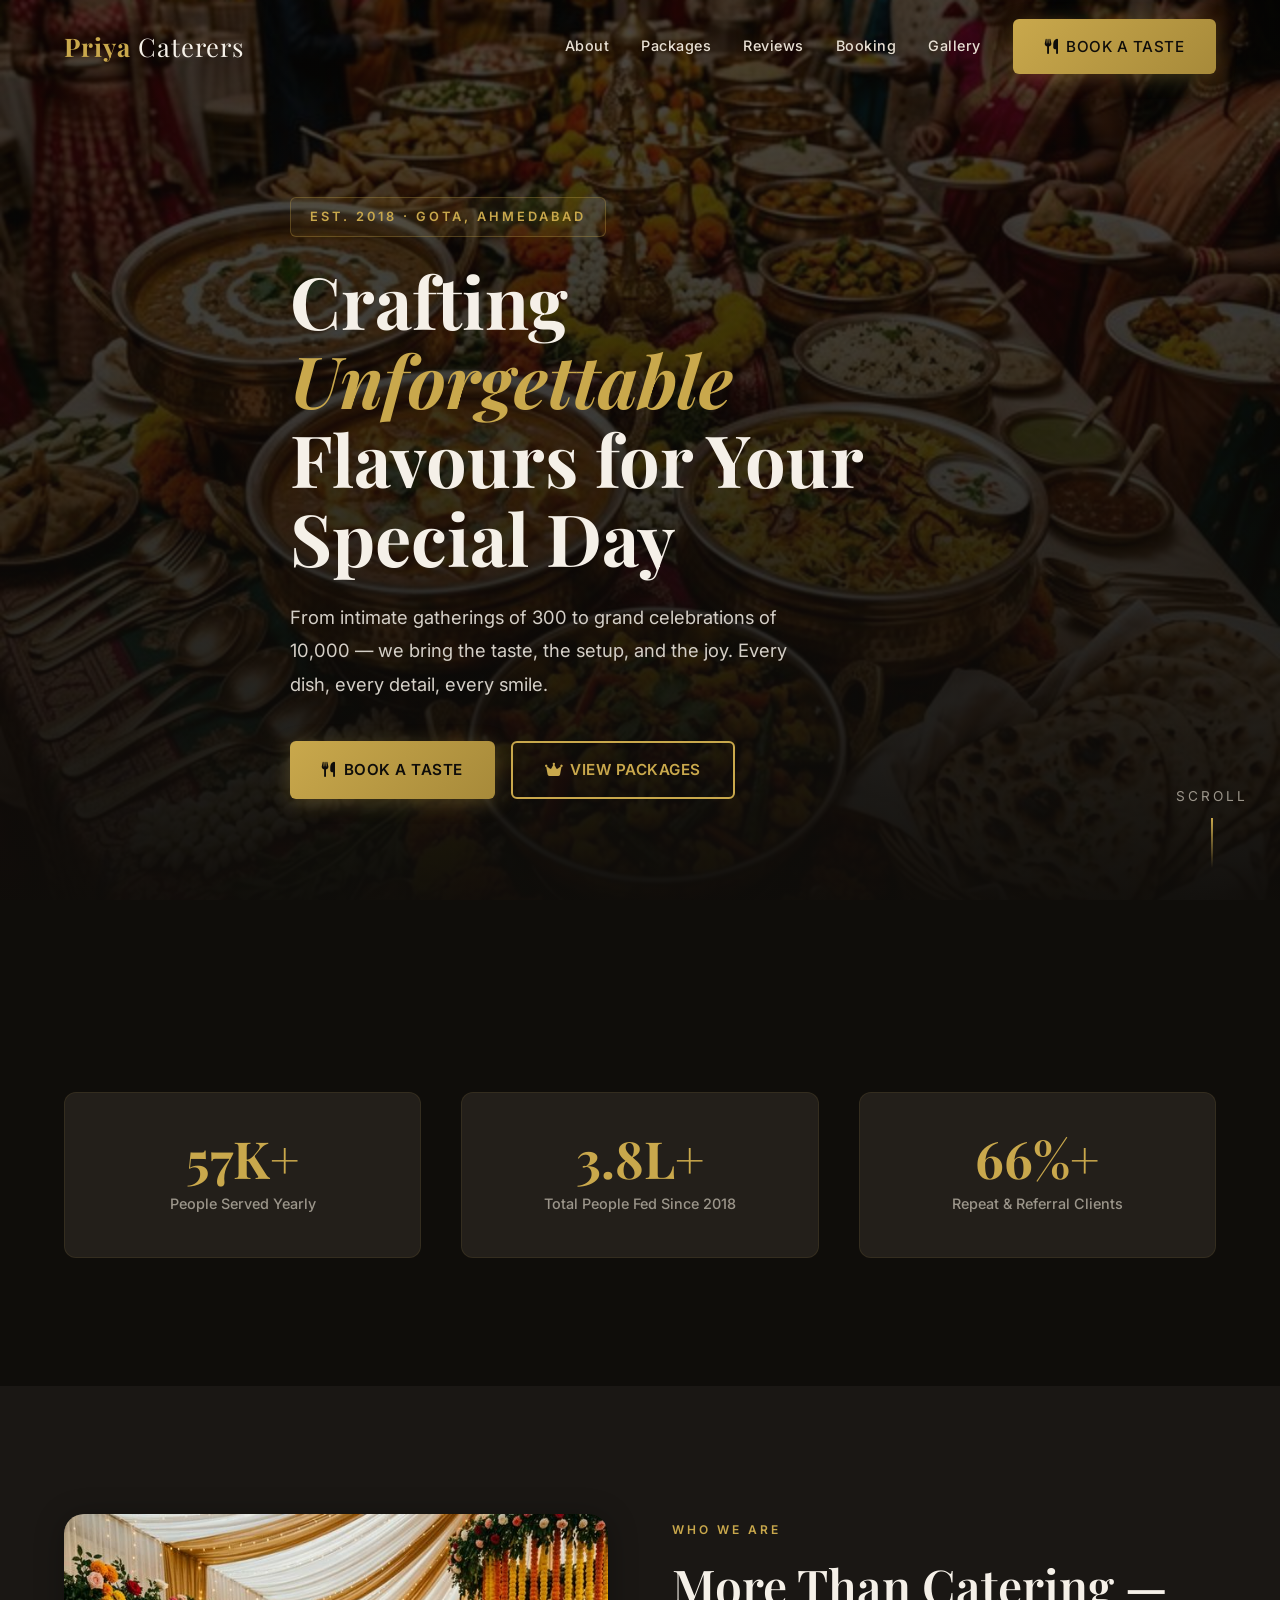
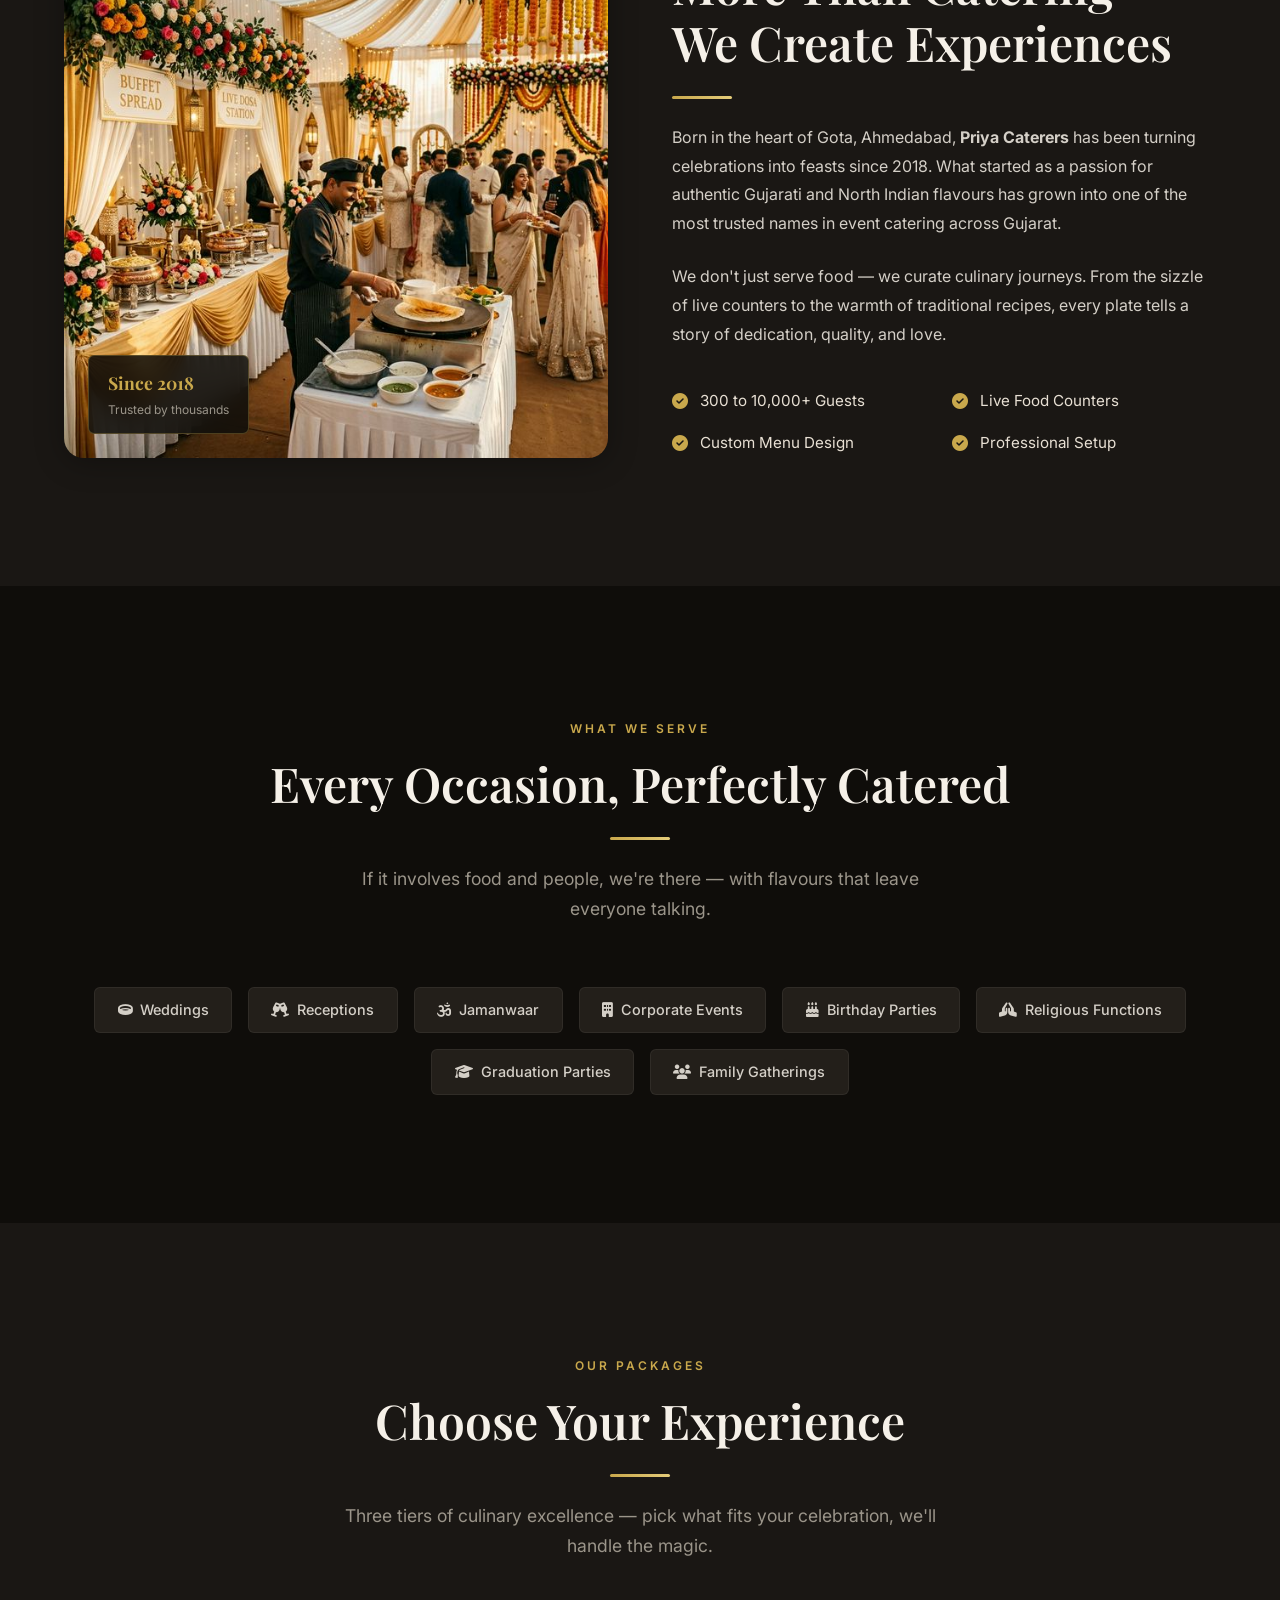
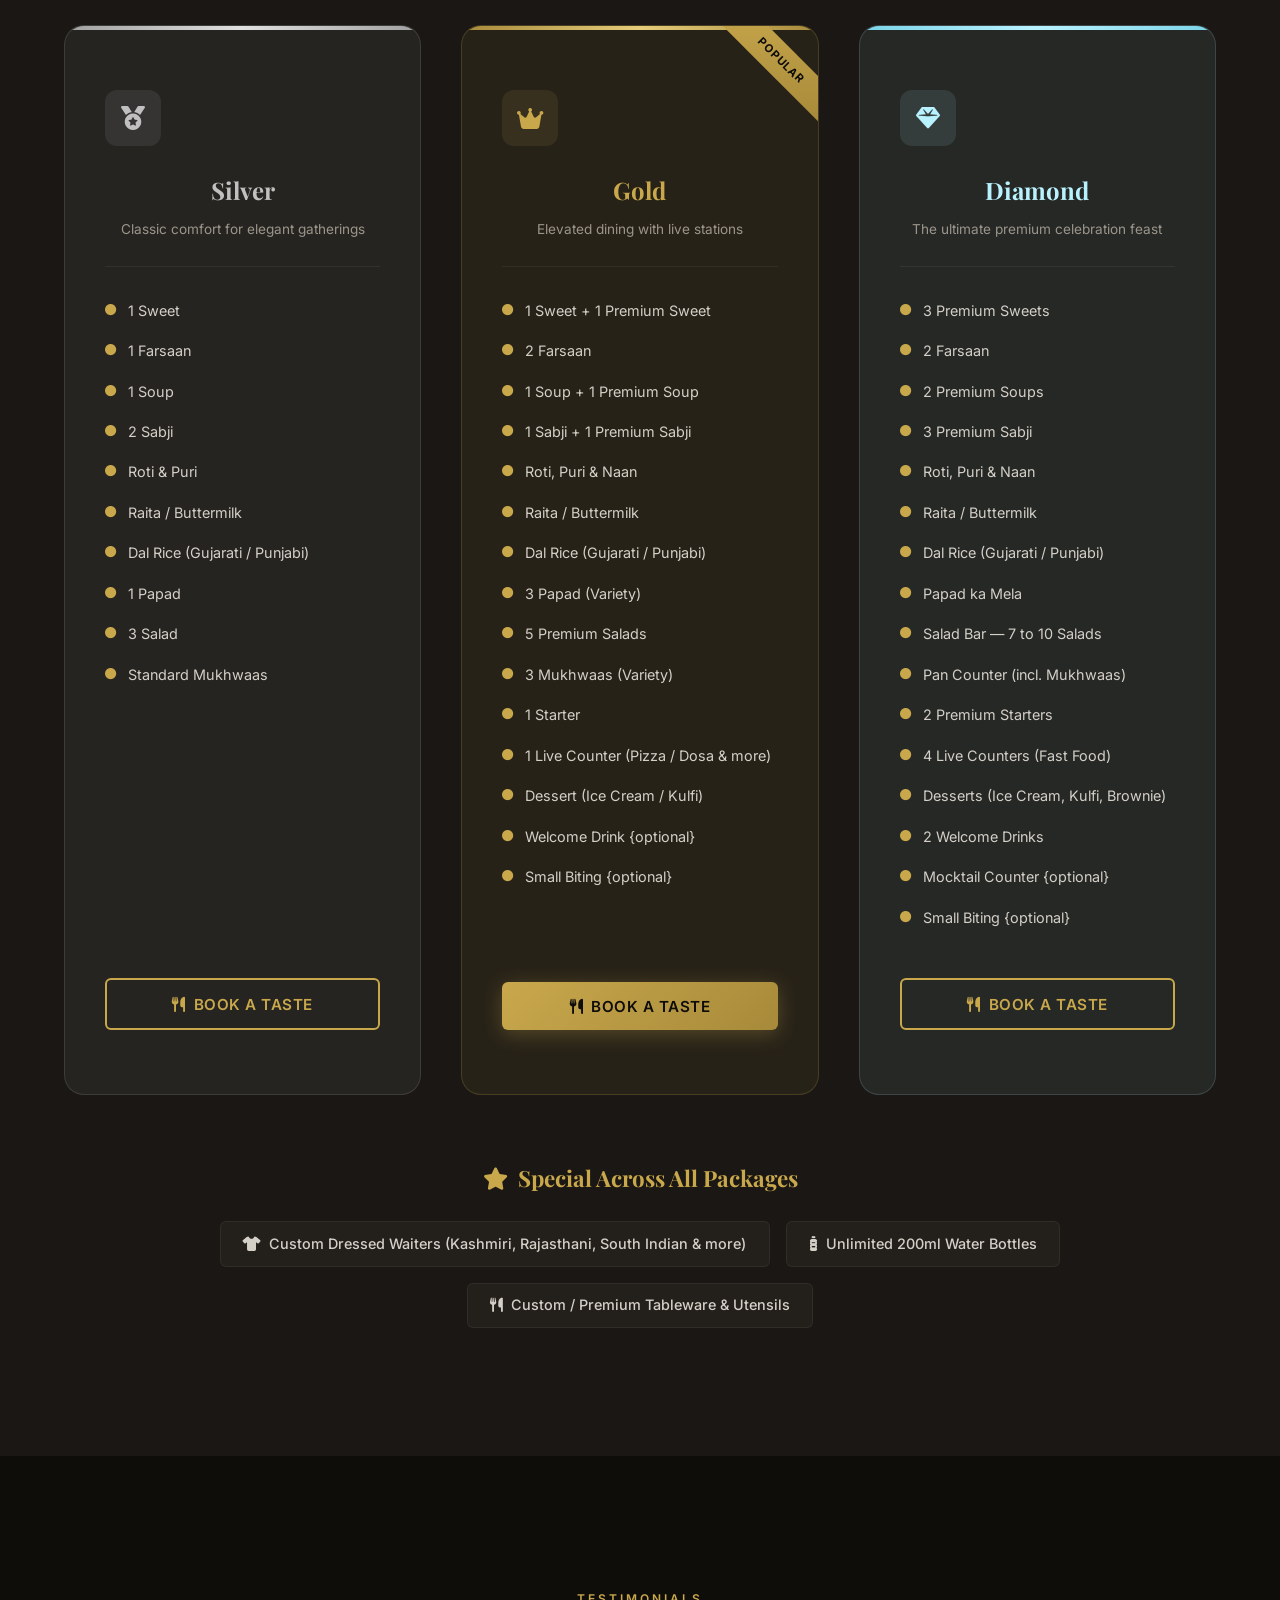
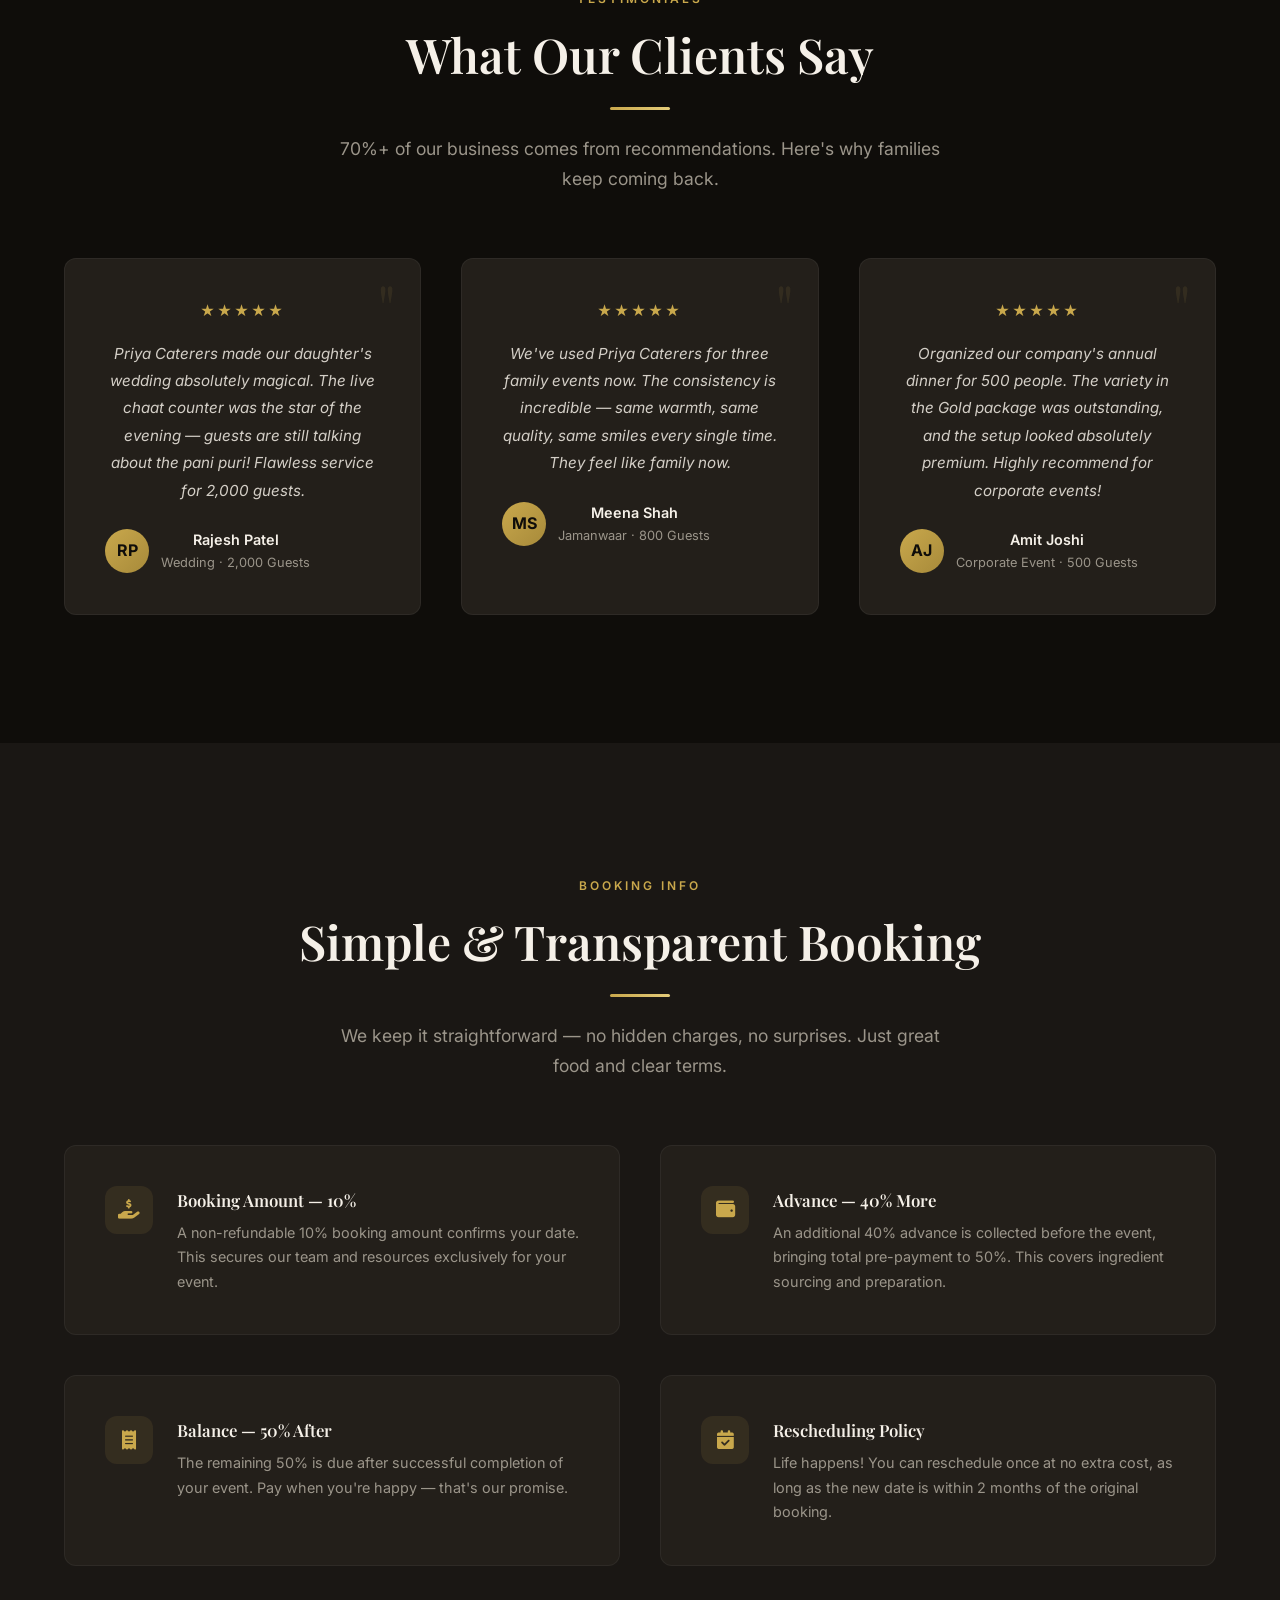
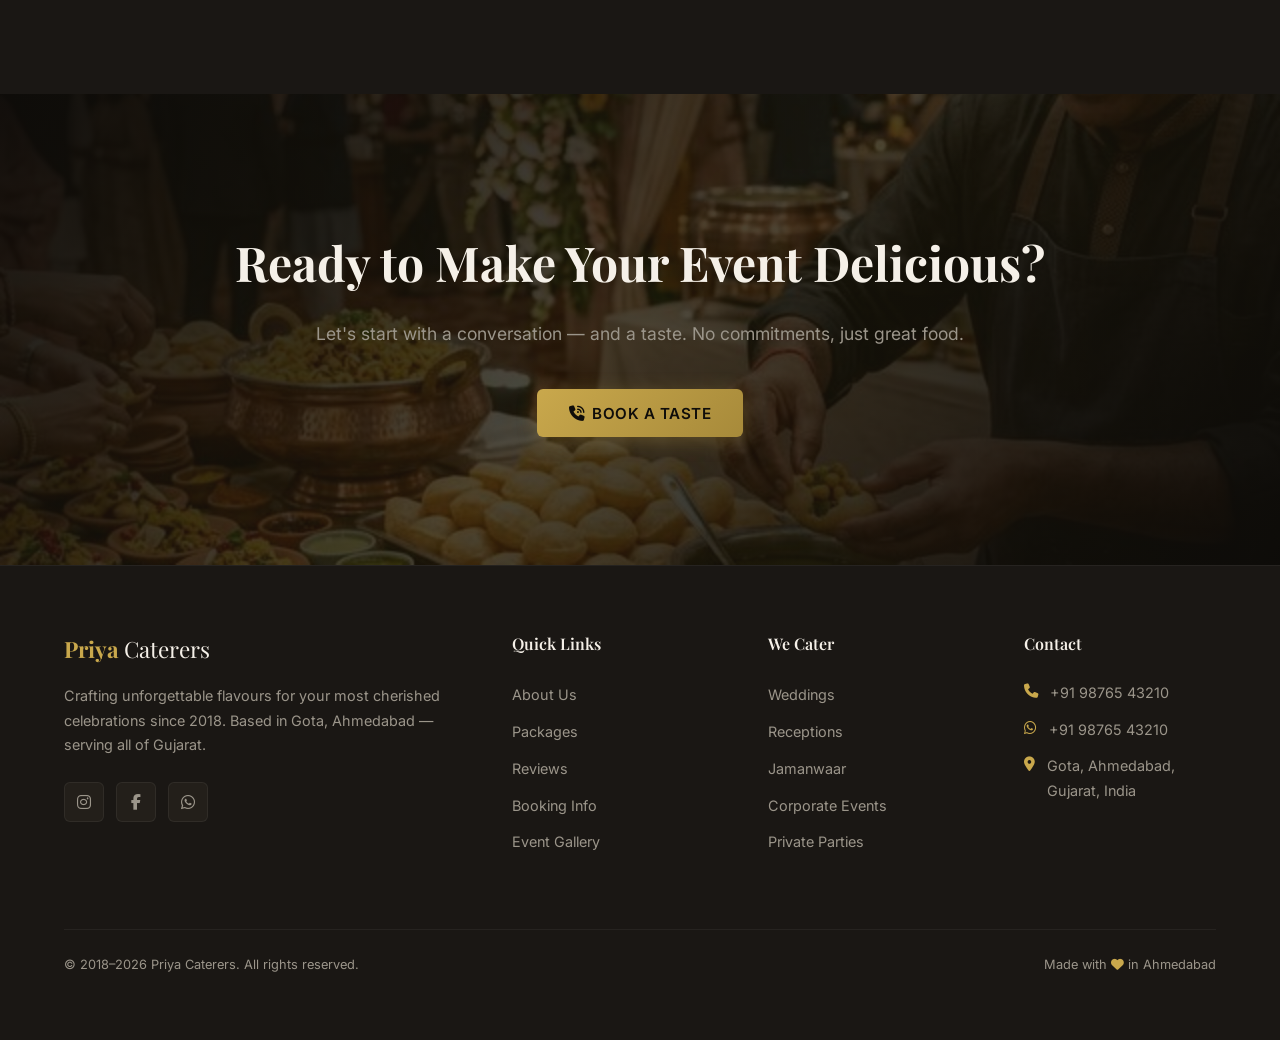
<file: index.html>
<!DOCTYPE html>
<html lang="en">

<head>
  <meta charset="UTF-8" />
  <meta name="viewport" content="width=device-width, initial-scale=1.0" />
  <title>Priya Caterers — Premium Catering in Ahmedabad | Weddings, Events & More</title>
  <meta name="description"
    content="Priya Caterers delivers premium catering for weddings, receptions, jamanwaar & events in Ahmedabad. Serving 300 to 10,000 guests since 2018. Book a taste today!" />

  <!-- Fonts & Icons -->
  <link rel="stylesheet" href="css/style.css" />
  <link rel="stylesheet" href="https://cdnjs.cloudflare.com/ajax/libs/font-awesome/6.5.1/css/all.min.css" />

  <!-- Favicon (text-based for now) -->
  <link rel="icon"
    href="data:image/svg+xml,<svg xmlns='http://www.w3.org/2000/svg' viewBox='0 0 100 100'><text y='.9em' font-size='90'>🍽️</text></svg>" />
</head>

<body>

  <!-- ========== NAVIGATION ========== -->
  <nav class="navbar" id="navbar">
    <div class="container">
      <a href="#" class="navbar__logo">Priya <span>Caterers</span></a>
      <div class="navbar__links" id="nav-links">
        <a href="#about">About</a>
        <a href="#packages">Packages</a>
        <a href="#reviews">Reviews</a>
        <a href="#terms">Booking</a>
        <a href="gallery.html">Gallery</a>
        <a href="#" class="btn btn--primary btn--small book-taste-btn" id="nav-cta">
          <i class="fas fa-utensils"></i> Book a Taste
        </a>
      </div>
      <button class="navbar__hamburger" id="hamburger" aria-label="Toggle menu">
        <span></span>
        <span></span>
        <span></span>
      </button>
    </div>
  </nav>

  <!-- ========== HERO ========== -->
  <section class="hero" id="hero">
    <div class="hero__bg">
      <img src="images/hero-food.png" alt="Luxurious Indian catering spread by Priya Caterers" />
    </div>
    <div class="container">
      <div class="hero__content">
        <span class="hero__badge">Est. 2018 · Gota, Ahmedabad</span>
        <h1 class="hero__title">Crafting <em>Unforgettable</em> Flavours for Your Special Day</h1>
        <p class="hero__desc">From intimate gatherings of 300 to grand celebrations of 10,000 — we bring the taste, the
          setup, and the joy. Every dish, every detail, every smile.</p>
        <div class="hero__actions">
          <button class="btn btn--primary book-taste-btn" id="hero-cta">
            <i class="fas fa-utensils"></i> Book a Taste
          </button>
          <a href="#packages" class="btn btn--outline">
            <i class="fas fa-crown"></i> View Packages
          </a>
        </div>
      </div>
    </div>
    <div class="hero__scroll">
      <span>Scroll</span>
      <div class="hero__scroll-line"></div>
    </div>
  </section>

  <!-- ========== STATS ========== -->
  <section class="section">
    <div class="container">
      <div class="stats">
        <div class="stat fade-up">
          <div class="stat__number" data-count="60000">0</div>
          <div class="stat__label">People Served Yearly</div>
        </div>
        <div class="stat fade-up fade-up-delay-1">
          <div class="stat__number" data-count="400000">0</div>
          <div class="stat__label">Total People Fed Since 2018</div>
        </div>
        <div class="stat fade-up fade-up-delay-2">
          <div class="stat__number" data-count="70">0</div>
          <div class="stat__label">Repeat & Referral Clients</div>
        </div>
      </div>
    </div>
  </section>

  <!-- ========== ABOUT ========== -->
  <section class="section section--alt" id="about">
    <div class="container">
      <div class="about__grid">
        <div class="about__image fade-up">
          <img src="images/event-setup.png" alt="Priya Caterers — Elegant event setup with live dosa station" />
          <div class="about__image-badge">
            <span>Since 2018</span>
            <small>Trusted by thousands</small>
          </div>
        </div>
        <div class="about__text fade-up fade-up-delay-1">
          <span class="section-label">Who We Are</span>
          <h2 class="section-title">More Than Catering — We Create Experiences</h2>
          <hr class="gold-line" />
          <p>Born in the heart of Gota, Ahmedabad, <strong>Priya Caterers</strong> has been turning celebrations into
            feasts since 2018. What started as a passion for authentic Gujarati and North Indian flavours has grown into
            one of the most trusted names in event catering across Gujarat.</p>
          <p>We don't just serve food — we curate culinary journeys. From the sizzle of live counters to the warmth of
            traditional recipes, every plate tells a story of dedication, quality, and love.</p>
          <div class="about__highlights">
            <div class="about__highlight">
              <i class="fas fa-check-circle"></i>
              <span>300 to 10,000+ Guests</span>
            </div>
            <div class="about__highlight">
              <i class="fas fa-check-circle"></i>
              <span>Live Food Counters</span>
            </div>
            <div class="about__highlight">
              <i class="fas fa-check-circle"></i>
              <span>Custom Menu Design</span>
            </div>
            <div class="about__highlight">
              <i class="fas fa-check-circle"></i>
              <span>Professional Setup</span>
            </div>
          </div>
        </div>
      </div>
    </div>
  </section>

  <!-- ========== EVENTS WE SERVE ========== -->
  <section class="section text-center">
    <div class="container">
      <span class="section-label fade-up">What We Serve</span>
      <h2 class="section-title fade-up">Every Occasion, Perfectly Catered</h2>
      <hr class="gold-line fade-up" />
      <p class="section-subtitle fade-up">If it involves food and people, we're there — with flavours that leave
        everyone talking.</p>
      <div class="events-strip fade-up">
        <span class="events-strip__tag"><i class="fas fa-ring"></i> &nbsp;Weddings</span>
        <span class="events-strip__tag"><i class="fas fa-champagne-glasses"></i> &nbsp;Receptions</span>
        <span class="events-strip__tag"><i class="fas fa-om"></i> &nbsp;Jamanwaar</span>
        <span class="events-strip__tag"><i class="fas fa-building"></i> &nbsp;Corporate Events</span>
        <span class="events-strip__tag"><i class="fas fa-cake-candles"></i> &nbsp;Birthday Parties</span>
        <span class="events-strip__tag"><i class="fas fa-hands-praying"></i> &nbsp;Religious Functions</span>
        <span class="events-strip__tag"><i class="fas fa-graduation-cap"></i> &nbsp;Graduation Parties</span>
        <span class="events-strip__tag"><i class="fas fa-users"></i> &nbsp;Family Gatherings</span>
      </div>
    </div>
  </section>

  <!-- ========== PACKAGES ========== -->
  <section class="section section--alt" id="packages">
    <div class="container text-center">
      <span class="section-label fade-up">Our Packages</span>
      <h2 class="section-title fade-up">Choose Your Experience</h2>
      <hr class="gold-line fade-up" />
      <p class="section-subtitle fade-up">Three tiers of culinary excellence — pick what fits your celebration, we'll
        handle the magic.</p>

      <div class="packages__grid">

        <!-- Silver -->
        <div class="package-card package-card--silver fade-up">
          <div class="package-card__icon">
            <i class="fas fa-medal"></i>
          </div>
          <div class="package-card__tier">Silver</div>
          <div class="package-card__tagline">Classic comfort for elegant gatherings</div>
          <ul class="package-card__items">
            <li><i class="fas fa-circle"></i> 1 Sweet</li>
            <li><i class="fas fa-circle"></i> 1 Farsaan</li>
            <li><i class="fas fa-circle"></i> 1 Soup</li>
            <li><i class="fas fa-circle"></i> 2 Sabji</li>
            <li><i class="fas fa-circle"></i> Roti & Puri</li>
            <li><i class="fas fa-circle"></i> Raita / Buttermilk</li>
            <li><i class="fas fa-circle"></i> Dal Rice (Gujarati / Punjabi)</li>
            <li><i class="fas fa-circle"></i> 1 Papad</li>
            <li><i class="fas fa-circle"></i> 3 Salad</li>
            <li><i class="fas fa-circle"></i> Standard Mukhwaas</li>
          </ul>
          <button class="btn btn--outline book-taste-btn">
            <i class="fas fa-utensils"></i> Book a Taste
          </button>
        </div>

        <!-- Gold -->
        <div class="package-card package-card--gold fade-up fade-up-delay-1">
          <div class="package-card__popular">Popular</div>
          <div class="package-card__icon">
            <i class="fas fa-crown"></i>
          </div>
          <div class="package-card__tier">Gold</div>
          <div class="package-card__tagline">Elevated dining with live stations</div>
          <ul class="package-card__items">
            <li><i class="fas fa-circle"></i> 1 Sweet + 1 Premium Sweet</li>
            <li><i class="fas fa-circle"></i> 2 Farsaan</li>
            <li><i class="fas fa-circle"></i> 1 Soup + 1 Premium Soup</li>
            <li><i class="fas fa-circle"></i> 1 Sabji + 1 Premium Sabji</li>
            <li><i class="fas fa-circle"></i> Roti, Puri & Naan</li>
            <li><i class="fas fa-circle"></i> Raita / Buttermilk</li>
            <li><i class="fas fa-circle"></i> Dal Rice (Gujarati / Punjabi)</li>
            <li><i class="fas fa-circle"></i> 3 Papad (Variety)</li>
            <li><i class="fas fa-circle"></i> 5 Premium Salads</li>
            <li><i class="fas fa-circle"></i> 3 Mukhwaas (Variety)</li>
            <li><i class="fas fa-circle"></i> 1 Starter</li>
            <li><i class="fas fa-circle"></i> 1 Live Counter (Pizza / Dosa & more)</li>
            <li><i class="fas fa-circle"></i> Dessert (Ice Cream / Kulfi)</li>
            <li><i class="fas fa-circle"></i> Welcome Drink {optional}</li>
            <li><i class="fas fa-circle"></i> Small Biting {optional}</li>
          </ul>
          <button class="btn btn--primary book-taste-btn">
            <i class="fas fa-utensils"></i> Book a Taste
          </button>
        </div>

        <!-- Diamond -->
        <div class="package-card package-card--diamond fade-up fade-up-delay-2">
          <div class="package-card__icon">
            <i class="fas fa-gem"></i>
          </div>
          <div class="package-card__tier">Diamond</div>
          <div class="package-card__tagline">The ultimate premium celebration feast</div>
          <ul class="package-card__items">
            <li><i class="fas fa-circle"></i> 3 Premium Sweets</li>
            <li><i class="fas fa-circle"></i> 2 Farsaan</li>
            <li><i class="fas fa-circle"></i> 2 Premium Soups</li>
            <li><i class="fas fa-circle"></i> 3 Premium Sabji</li>
            <li><i class="fas fa-circle"></i> Roti, Puri & Naan</li>
            <li><i class="fas fa-circle"></i> Raita / Buttermilk</li>
            <li><i class="fas fa-circle"></i> Dal Rice (Gujarati / Punjabi)</li>
            <li><i class="fas fa-circle"></i> Papad ka Mela</li>
            <li><i class="fas fa-circle"></i> Salad Bar — 7 to 10 Salads</li>
            <li><i class="fas fa-circle"></i> Pan Counter (incl. Mukhwaas)</li>
            <li><i class="fas fa-circle"></i> 2 Premium Starters</li>
            <li><i class="fas fa-circle"></i> 4 Live Counters (Fast Food)</li>
            <li><i class="fas fa-circle"></i> Desserts (Ice Cream, Kulfi, Brownie)</li>
            <li><i class="fas fa-circle"></i> 2 Welcome Drinks</li>
            <li><i class="fas fa-circle"></i> Mocktail Counter {optional}</li>
            <li><i class="fas fa-circle"></i> Small Biting {optional}</li>
          </ul>
          <button class="btn btn--outline book-taste-btn">
            <i class="fas fa-utensils"></i> Book a Taste
          </button>
        </div>

      </div>

      <!-- Specials Across All Packages -->
      <div class="packages-specials fade-up" style="margin-top: var(--space-xl); text-align: center;">
        <h3
          style="font-family: var(--font-display); font-size: 1.4rem; color: var(--color-gold); margin-bottom: var(--space-md);">
          <i class="fas fa-star"></i> &nbsp;Special Across All Packages
        </h3>
        <div class="specials-strip">
          <span class="events-strip__tag"><i class="fas fa-shirt"></i> &nbsp;Custom Dressed Waiters (Kashmiri,
            Rajasthani, South Indian & more)</span>
          <span class="events-strip__tag"><i class="fas fa-bottle-water"></i> &nbsp;Unlimited 200ml Water Bottles</span>
          <span class="events-strip__tag"><i class="fas fa-utensils"></i> &nbsp;Custom / Premium Tableware &
            Utensils</span>
        </div>
      </div>
    </div>
  </section>

  <!-- ========== REVIEWS ========== -->
  <section class="section" id="reviews">
    <div class="container text-center">
      <span class="section-label fade-up">Testimonials</span>
      <h2 class="section-title fade-up">What Our Clients Say</h2>
      <hr class="gold-line fade-up" />
      <p class="section-subtitle fade-up">70%+ of our business comes from recommendations. Here's why families keep
        coming back.</p>

      <div class="reviews__grid">
        <div class="review-card fade-up">
          <div class="review-card__quote">"</div>
          <div class="review-card__stars">★★★★★</div>
          <p class="review-card__text">Priya Caterers made our daughter's wedding absolutely magical. The live chaat
            counter was the star of the evening — guests are still talking about the pani puri! Flawless service for
            2,000 guests.</p>
          <div class="review-card__author">
            <div class="review-card__avatar">RP</div>
            <div>
              <div class="review-card__name">Rajesh Patel</div>
              <div class="review-card__event">Wedding · 2,000 Guests</div>
            </div>
          </div>
        </div>

        <div class="review-card fade-up fade-up-delay-1">
          <div class="review-card__quote">"</div>
          <div class="review-card__stars">★★★★★</div>
          <p class="review-card__text">We've used Priya Caterers for three family events now. The consistency is
            incredible — same warmth, same quality, same smiles every single time. They feel like family now.</p>
          <div class="review-card__author">
            <div class="review-card__avatar">MS</div>
            <div>
              <div class="review-card__name">Meena Shah</div>
              <div class="review-card__event">Jamanwaar · 800 Guests</div>
            </div>
          </div>
        </div>

        <div class="review-card fade-up fade-up-delay-2">
          <div class="review-card__quote">"</div>
          <div class="review-card__stars">★★★★★</div>
          <p class="review-card__text">Organized our company's annual dinner for 500 people. The variety in the Gold
            package was outstanding, and the setup looked absolutely premium. Highly recommend for corporate events!</p>
          <div class="review-card__author">
            <div class="review-card__avatar">AJ</div>
            <div>
              <div class="review-card__name">Amit Joshi</div>
              <div class="review-card__event">Corporate Event · 500 Guests</div>
            </div>
          </div>
        </div>
      </div>
    </div>
  </section>

  <!-- ========== BOOKING TERMS ========== -->
  <section class="section section--alt" id="terms">
    <div class="container">
      <div class="text-center">
        <span class="section-label fade-up">Booking Info</span>
        <h2 class="section-title fade-up">Simple & Transparent Booking</h2>
        <hr class="gold-line fade-up" />
        <p class="section-subtitle fade-up">We keep it straightforward — no hidden charges, no surprises. Just great
          food and clear terms.</p>
      </div>

      <div class="terms__grid">
        <div class="term-card fade-up">
          <div class="term-card__icon"><i class="fas fa-hand-holding-dollar"></i></div>
          <div>
            <div class="term-card__title">Booking Amount — 10%</div>
            <div class="term-card__desc">A non-refundable 10% booking amount confirms your date. This secures our team
              and resources exclusively for your event.</div>
          </div>
        </div>

        <div class="term-card fade-up fade-up-delay-1">
          <div class="term-card__icon"><i class="fas fa-wallet"></i></div>
          <div>
            <div class="term-card__title">Advance — 40% More</div>
            <div class="term-card__desc">An additional 40% advance is collected before the event, bringing total
              pre-payment to 50%. This covers ingredient sourcing and preparation.</div>
          </div>
        </div>

        <div class="term-card fade-up fade-up-delay-2">
          <div class="term-card__icon"><i class="fas fa-receipt"></i></div>
          <div>
            <div class="term-card__title">Balance — 50% After</div>
            <div class="term-card__desc">The remaining 50% is due after successful completion of your event. Pay when
              you're happy — that's our promise.</div>
          </div>
        </div>

        <div class="term-card fade-up fade-up-delay-3">
          <div class="term-card__icon"><i class="fas fa-calendar-check"></i></div>
          <div>
            <div class="term-card__title">Rescheduling Policy</div>
            <div class="term-card__desc">Life happens! You can reschedule once at no extra cost, as long as the new date
              is within 2 months of the original booking.</div>
          </div>
        </div>
      </div>
    </div>
  </section>

  <!-- ========== CTA BANNER ========== -->
  <section class="cta-banner">
    <div class="cta-banner__bg">
      <img src="images/live-counter.png" alt="Priya Caterers live food counter" />
    </div>
    <div class="container">
      <div class="cta-banner__content fade-up">
        <h2 class="cta-banner__title">Ready to Make Your Event Delicious?</h2>
        <p class="cta-banner__subtitle">Let's start with a conversation — and a taste. No commitments, just great food.
        </p>
        <button class="btn btn--primary book-taste-btn">
          <i class="fas fa-phone-volume"></i> Book a Taste
        </button>
      </div>
    </div>
  </section>

  <!-- ========== FOOTER ========== -->
  <footer class="footer" id="contact">
    <div class="container">
      <div class="footer__grid">

        <div class="footer__brand">
          <div class="footer__logo">Priya <span>Caterers</span></div>
          <p class="footer__desc">Crafting unforgettable flavours for your most cherished celebrations since 2018. Based
            in Gota, Ahmedabad — serving all of Gujarat.</p>
          <div class="footer__social">
            <a href="https://instagram.com/priyacaterers" target="_blank" aria-label="Instagram"><i
                class="fab fa-instagram"></i></a>
            <a href="https://facebook.com/priyacaterers" target="_blank" aria-label="Facebook"><i
                class="fab fa-facebook-f"></i></a>
            <a href="https://wa.me/919876543210" target="_blank" aria-label="WhatsApp"><i
                class="fab fa-whatsapp"></i></a>
          </div>
        </div>

        <div>
          <h4 class="footer__heading">Quick Links</h4>
          <ul class="footer__links">
            <li><a href="#about">About Us</a></li>
            <li><a href="#packages">Packages</a></li>
            <li><a href="#reviews">Reviews</a></li>
            <li><a href="#terms">Booking Info</a></li>
            <li><a href="gallery.html">Event Gallery</a></li>
          </ul>
        </div>

        <div>
          <h4 class="footer__heading">We Cater</h4>
          <ul class="footer__links">
            <li><a href="#">Weddings</a></li>
            <li><a href="#">Receptions</a></li>
            <li><a href="#">Jamanwaar</a></li>
            <li><a href="#">Corporate Events</a></li>
            <li><a href="#">Private Parties</a></li>
          </ul>
        </div>

        <div>
          <h4 class="footer__heading">Contact</h4>
          <div class="footer__contact-item">
            <i class="fas fa-phone"></i>
            <span>+91 98765 43210</span>
          </div>
          <div class="footer__contact-item">
            <i class="fab fa-whatsapp"></i>
            <span>+91 98765 43210</span>
          </div>
          <div class="footer__contact-item">
            <i class="fas fa-location-dot"></i>
            <span>Gota, Ahmedabad,<br />Gujarat, India</span>
          </div>
        </div>

      </div>

      <div class="footer__bottom">
        <span>&copy; 2018–2026 Priya Caterers. All rights reserved.</span>
        <span>Made with <i class="fas fa-heart" style="color: var(--color-gold);"></i> in Ahmedabad</span>
      </div>
    </div>
  </footer>

  <!-- ========== PHONE MODAL ========== -->
  <div class="phone-modal" id="phone-modal">
    <div class="phone-modal__backdrop" id="phone-modal-backdrop"></div>
    <div class="phone-modal__content">
      <button class="phone-modal__close" id="phone-modal-close" aria-label="Close">
        <i class="fas fa-times"></i>
      </button>
      <div class="phone-modal__icon">
        <i class="fas fa-utensils"></i>
      </div>
      <h3 class="phone-modal__title">Book a Taste</h3>
      <p class="phone-modal__subtitle">Call us to schedule a free tasting session and discuss your event needs.</p>
      <a href="tel:+919876543210" class="phone-modal__number">+91 98765 43210</a>
      <a href="https://wa.me/919876543210" target="_blank" class="phone-modal__whatsapp">
        <i class="fab fa-whatsapp"></i> Or message us on WhatsApp
      </a>
    </div>
  </div>

  <!-- Scripts -->
  <script src="js/main.js"></script>
</body>

</html>
</file>
<file: css/style.css>
/* =========================================
   PRIYA CATERERS — Design System & Styles
   ========================================= */

/* ---------- Google Fonts ---------- */
@import url('https://fonts.googleapis.com/css2?family=Playfair+Display:ital,wght@0,400;0,500;0,600;0,700;1,400;1,500&family=Inter:wght@300;400;500;600;700&display=swap');

/* ---------- CSS Custom Properties ---------- */
:root {
  /* Palette — Premium warm gold & dark */
  --color-bg-dark: #0f0d0a;
  --color-bg-section: #1a1714;
  --color-bg-card: #231f1a;
  --color-bg-card-hover: #2d2822;
  --color-gold: #c9a84c;
  --color-gold-light: #e4cc7a;
  --color-gold-dark: #a78a3a;
  --color-cream: #f5f0e8;
  --color-cream-soft: #e8e0d4;
  --color-white: #ffffff;
  --color-text: #d4cfc7;
  --color-text-muted: #9b958a;
  --color-accent-warm: #d4763a;
  --color-silver: #c0c0c0;
  --color-silver-bg: rgba(192, 192, 192, 0.08);
  --color-gold-bg: rgba(201, 168, 76, 0.08);
  --color-diamond-bg: rgba(185, 242, 255, 0.08);
  --color-diamond: #b9f2ff;
  --color-overlay: rgba(15, 13, 10, 0.7);
  --color-overlay-heavy: rgba(15, 13, 10, 0.85);

  /* Typography */
  --font-display: 'Playfair Display', Georgia, serif;
  --font-body: 'Inter', -apple-system, sans-serif;

  /* Spacing */
  --space-xs: 0.5rem;
  --space-sm: 1rem;
  --space-md: 1.5rem;
  --space-lg: 2.5rem;
  --space-xl: 4rem;
  --space-2xl: 6rem;
  --space-3xl: 8rem;

  /* Borders & Radius */
  --radius-sm: 6px;
  --radius-md: 12px;
  --radius-lg: 20px;
  --radius-full: 50%;

  /* Shadows */
  --shadow-card: 0 4px 30px rgba(0, 0, 0, 0.3);
  --shadow-glow: 0 0 40px rgba(201, 168, 76, 0.15);
  --shadow-hover: 0 8px 40px rgba(201, 168, 76, 0.2);

  /* Transitions */
  --ease-smooth: cubic-bezier(0.4, 0, 0.2, 1);
  --transition-base: 0.3s var(--ease-smooth);
  --transition-slow: 0.6s var(--ease-smooth);
}

/* ---------- Reset & Base ---------- */
*,
*::before,
*::after {
  margin: 0;
  padding: 0;
  box-sizing: border-box;
}

html {
  scroll-behavior: smooth;
  font-size: 16px;
}

body {
  font-family: var(--font-body);
  background-color: var(--color-bg-dark);
  color: var(--color-text);
  line-height: 1.7;
  overflow-x: hidden;
  -webkit-font-smoothing: antialiased;
  -moz-osx-font-smoothing: grayscale;
}

img {
  max-width: 100%;
  height: auto;
  display: block;
}

a {
  color: var(--color-gold);
  text-decoration: none;
  transition: color var(--transition-base);
}

a:hover {
  color: var(--color-gold-light);
}

ul {
  list-style: none;
}

/* ---------- Utility ---------- */
.container {
  max-width: 1200px;
  margin: 0 auto;
  padding: 0 var(--space-md);
}

.section {
  padding: var(--space-3xl) 0;
}

.section--alt {
  background-color: var(--color-bg-section);
}

.section-label {
  display: inline-block;
  font-family: var(--font-body);
  font-size: 0.75rem;
  font-weight: 600;
  letter-spacing: 3px;
  text-transform: uppercase;
  color: var(--color-gold);
  margin-bottom: var(--space-sm);
}

.section-title {
  font-family: var(--font-display);
  font-size: clamp(2rem, 4vw, 3rem);
  font-weight: 600;
  color: var(--color-cream);
  margin-bottom: var(--space-md);
  line-height: 1.2;
}

.section-subtitle {
  font-size: 1.1rem;
  color: var(--color-text-muted);
  max-width: 600px;
  line-height: 1.7;
}

.text-center {
  text-align: center;
}

.text-center .section-subtitle {
  margin: 0 auto;
}

.gold-line {
  width: 60px;
  height: 3px;
  background: linear-gradient(90deg, var(--color-gold), var(--color-gold-light));
  border: none;
  margin: var(--space-md) 0;
  border-radius: 2px;
}

.text-center .gold-line {
  margin: var(--space-md) auto;
}

/* ---------- Buttons ---------- */
.btn {
  display: inline-flex;
  align-items: center;
  gap: 0.5rem;
  font-family: var(--font-body);
  font-weight: 600;
  font-size: 0.95rem;
  padding: 0.9rem 2rem;
  border-radius: var(--radius-sm);
  border: none;
  cursor: pointer;
  transition: all var(--transition-base);
  letter-spacing: 0.5px;
  text-transform: uppercase;
}

.btn--primary {
  background: linear-gradient(135deg, var(--color-gold), var(--color-gold-dark));
  color: var(--color-bg-dark);
  box-shadow: 0 4px 20px rgba(201, 168, 76, 0.3);
}

.btn--primary:hover {
  background: linear-gradient(135deg, var(--color-gold-light), var(--color-gold));
  transform: translateY(-2px);
  box-shadow: 0 6px 30px rgba(201, 168, 76, 0.4);
  color: var(--color-bg-dark);
}

.btn--outline {
  background: transparent;
  color: var(--color-gold);
  border: 2px solid var(--color-gold);
}

.btn--outline:hover {
  background: var(--color-gold);
  color: var(--color-bg-dark);
  transform: translateY(-2px);
}

.btn--small {
  padding: 0.85rem 2.2rem;
  font-size: 0.95rem;
}

#nav-cta {
  color: var(--color-bg-dark);
  padding: 0.9rem 2rem;
  font-size: 0.95rem;
}

/* ---------- Navigation ---------- */
.navbar {
  position: fixed;
  top: 0;
  left: 0;
  right: 0;
  z-index: 1000;
  padding: 1.2rem 0;
  transition: all var(--transition-base);
}

.navbar.scrolled {
  background: var(--color-overlay-heavy);
  backdrop-filter: blur(20px);
  -webkit-backdrop-filter: blur(20px);
  padding: 0.8rem 0;
  box-shadow: 0 2px 30px rgba(0, 0, 0, 0.3);
}

.navbar .container {
  display: flex;
  justify-content: space-between;
  align-items: center;
}

.navbar__logo {
  font-family: var(--font-display);
  font-size: 1.6rem;
  font-weight: 700;
  color: var(--color-gold);
  letter-spacing: 1px;
}

.navbar__logo span {
  color: var(--color-cream);
  font-weight: 400;
}

.navbar__links {
  display: flex;
  align-items: center;
  gap: 2rem;
}

.navbar__links a {
  color: var(--color-cream-soft);
  font-size: 0.9rem;
  font-weight: 500;
  letter-spacing: 0.5px;
  position: relative;
  padding: 0.25rem 0;
}

.navbar__links a::after {
  content: '';
  position: absolute;
  bottom: 0;
  left: 0;
  width: 0;
  height: 2px;
  background: var(--color-gold);
  transition: width var(--transition-base);
}

.navbar__links a:hover {
  color: var(--color-gold);
}

.navbar__links a:hover::after {
  width: 100%;
}

.navbar__hamburger {
  display: none;
  flex-direction: column;
  gap: 5px;
  cursor: pointer;
  background: none;
  border: none;
  padding: 5px;
}

.navbar__hamburger span {
  display: block;
  width: 26px;
  height: 2px;
  background: var(--color-cream);
  transition: all var(--transition-base);
  border-radius: 2px;
}

/* ---------- Hero ---------- */
.hero {
  position: relative;
  min-height: 100vh;
  display: flex;
  align-items: center;
  overflow: hidden;
}

.hero__bg {
  position: absolute;
  inset: 0;
  z-index: 0;
}

.hero__bg img {
  width: 100%;
  height: 100%;
  object-fit: cover;
  filter: brightness(0.4);
}

.hero__bg::after {
  content: '';
  position: absolute;
  inset: 0;
  background: linear-gradient(to bottom,
      rgba(15, 13, 10, 0.3) 0%,
      rgba(15, 13, 10, 0.5) 50%,
      rgba(15, 13, 10, 0.95) 100%);
}

.hero__content {
  position: relative;
  z-index: 1;
  max-width: 700px;
  padding-top: 6rem;
}

.hero__badge {
  display: inline-block;
  font-size: 0.8rem;
  font-weight: 600;
  letter-spacing: 3px;
  text-transform: uppercase;
  color: var(--color-gold);
  margin-bottom: var(--space-md);
  padding: 0.5rem 1.2rem;
  border: 1px solid rgba(201, 168, 76, 0.3);
  border-radius: var(--radius-sm);
  background: rgba(201, 168, 76, 0.08);
}

.hero__title {
  font-family: var(--font-display);
  font-size: clamp(2.5rem, 6vw, 4.5rem);
  font-weight: 700;
  color: var(--color-cream);
  line-height: 1.1;
  margin-bottom: var(--space-md);
}

.hero__title em {
  font-style: italic;
  color: var(--color-gold);
}

.hero__desc {
  font-size: 1.15rem;
  color: var(--color-text);
  margin-bottom: var(--space-lg);
  max-width: 540px;
  line-height: 1.8;
}

.hero__actions {
  display: flex;
  gap: var(--space-sm);
  flex-wrap: wrap;
}

.hero__scroll {
  position: absolute;
  bottom: 2rem;
  right: 2rem;
  z-index: 2;
  display: flex;
  flex-direction: column;
  align-items: center;
  gap: 0.6rem;
  color: var(--color-text-muted);
  font-size: 0.85rem;
  letter-spacing: 3px;
  text-transform: uppercase;
  animation: float 2s ease-in-out infinite;
}

.hero__scroll-line {
  width: 2px;
  height: 50px;
  background: linear-gradient(to bottom, var(--color-gold), transparent);
}

@keyframes float {

  0%,
  100% {
    transform: translateY(0);
  }

  50% {
    transform: translateY(8px);
  }
}

/* ---------- Stats ---------- */
.stats {
  display: grid;
  grid-template-columns: repeat(3, 1fr);
  gap: var(--space-lg);
  margin-top: var(--space-xl);
}

.stat {
  text-align: center;
  padding: var(--space-lg);
  border-radius: var(--radius-md);
  background: var(--color-bg-card);
  border: 1px solid rgba(201, 168, 76, 0.1);
  transition: all var(--transition-base);
}

.stat:hover {
  border-color: rgba(201, 168, 76, 0.3);
  box-shadow: var(--shadow-glow);
  transform: translateY(-4px);
}

.stat__number {
  font-family: var(--font-display);
  font-size: clamp(2.5rem, 4vw, 3.5rem);
  font-weight: 700;
  color: var(--color-gold);
  line-height: 1;
  margin-bottom: 0.5rem;
}

.stat__label {
  font-size: 0.9rem;
  color: var(--color-text-muted);
  font-weight: 500;
}

/* ---------- About ---------- */
.about__grid {
  display: grid;
  grid-template-columns: 1fr 1fr;
  gap: var(--space-xl);
  align-items: center;
}

.about__image {
  border-radius: var(--radius-lg);
  overflow: hidden;
  position: relative;
  box-shadow: var(--shadow-card);
}

.about__image img {
  width: 100%;
  height: 100%;
  object-fit: cover;
  transition: transform var(--transition-slow);
}

.about__image:hover img {
  transform: scale(1.05);
}

.about__image-badge {
  position: absolute;
  bottom: 1.5rem;
  left: 1.5rem;
  background: var(--color-overlay-heavy);
  backdrop-filter: blur(10px);
  padding: 0.75rem 1.2rem;
  border-radius: var(--radius-sm);
  border: 1px solid rgba(201, 168, 76, 0.3);
}

.about__image-badge span {
  font-family: var(--font-display);
  font-weight: 700;
  color: var(--color-gold);
  font-size: 1.1rem;
}

.about__image-badge small {
  display: block;
  color: var(--color-text-muted);
  font-size: 0.75rem;
  margin-top: 2px;
}

.about__text p {
  margin-bottom: var(--space-md);
  color: var(--color-text);
  line-height: 1.8;
}

.about__highlights {
  display: grid;
  grid-template-columns: 1fr 1fr;
  gap: var(--space-sm);
  margin-top: var(--space-lg);
}

.about__highlight {
  display: flex;
  align-items: center;
  gap: 0.75rem;
  font-size: 0.95rem;
  color: var(--color-cream-soft);
}

.about__highlight i {
  color: var(--color-gold);
  font-size: 1rem;
}

/* ---------- Packages ---------- */
.packages__grid {
  display: grid;
  grid-template-columns: repeat(3, 1fr);
  gap: var(--space-lg);
  margin-top: var(--space-xl);
}

.package-card {
  background: var(--color-bg-card);
  border-radius: var(--radius-lg);
  padding: var(--space-xl) var(--space-lg);
  border: 1px solid rgba(255, 255, 255, 0.05);
  transition: all var(--transition-base);
  position: relative;
  overflow: hidden;
  display: flex;
  flex-direction: column;
}

.package-card::before {
  content: '';
  position: absolute;
  top: 0;
  left: 0;
  right: 0;
  height: 4px;
}

.package-card:hover {
  transform: translateY(-8px);
  box-shadow: var(--shadow-hover);
}

/* Silver */
.package-card--silver {
  background: var(--color-silver-bg);
  border-color: rgba(192, 192, 192, 0.15);
}

.package-card--silver::before {
  background: linear-gradient(90deg, #a0a0a0, #e0e0e0, #a0a0a0);
}

.package-card--silver .package-card__tier {
  color: var(--color-silver);
}

.package-card--silver .package-card__icon {
  background: rgba(192, 192, 192, 0.1);
  color: var(--color-silver);
}

/* Gold */
.package-card--gold {
  background: var(--color-gold-bg);
  border-color: rgba(201, 168, 76, 0.2);
  transform: scale(1.05);
}

.package-card--gold::before {
  background: linear-gradient(90deg, var(--color-gold-dark), var(--color-gold-light), var(--color-gold-dark));
}

.package-card--gold .package-card__tier {
  color: var(--color-gold);
}

.package-card--gold .package-card__icon {
  background: rgba(201, 168, 76, 0.1);
  color: var(--color-gold);
}

.package-card--gold:hover {
  transform: scale(1.05) translateY(-8px);
}

.package-card__popular {
  position: absolute;
  top: 1.2rem;
  right: -2rem;
  background: linear-gradient(135deg, var(--color-gold), var(--color-gold-dark));
  color: var(--color-bg-dark);
  font-size: 0.7rem;
  font-weight: 700;
  padding: 0.4rem 2.5rem;
  transform: rotate(45deg);
  letter-spacing: 1px;
  text-transform: uppercase;
}

/* Diamond */
.package-card--diamond {
  background: var(--color-diamond-bg);
  border-color: rgba(185, 242, 255, 0.15);
}

.package-card--diamond::before {
  background: linear-gradient(90deg, #7ad4e8, var(--color-diamond), #7ad4e8);
}

.package-card--diamond .package-card__tier {
  color: var(--color-diamond);
}

.package-card--diamond .package-card__icon {
  background: rgba(185, 242, 255, 0.1);
  color: var(--color-diamond);
}

.package-card__icon {
  width: 56px;
  height: 56px;
  border-radius: var(--radius-md);
  display: flex;
  align-items: center;
  justify-content: center;
  font-size: 1.5rem;
  margin-bottom: var(--space-md);
}

.package-card__tier {
  font-family: var(--font-display);
  font-size: 1.5rem;
  font-weight: 700;
  margin-bottom: 0.5rem;
}

.package-card__tagline {
  font-size: 0.85rem;
  color: var(--color-text-muted);
  margin-bottom: var(--space-md);
  padding-bottom: var(--space-md);
  border-bottom: 1px solid rgba(255, 255, 255, 0.06);
}

.package-card__items {
  flex: 1;
  margin-bottom: var(--space-lg);
}

.package-card__items li {
  display: flex;
  align-items: flex-start;
  gap: 0.75rem;
  padding: 0.5rem 0;
  font-size: 0.9rem;
  color: var(--color-text);
}

.package-card__items li i {
  color: var(--color-gold);
  font-size: 0.7rem;
  margin-top: 6px;
  flex-shrink: 0;
}

.package-card .btn {
  width: 100%;
  justify-content: center;
}

/* ---------- Reviews ---------- */
.reviews__grid {
  display: grid;
  grid-template-columns: repeat(3, 1fr);
  gap: var(--space-lg);
  margin-top: var(--space-xl);
}

.review-card {
  background: var(--color-bg-card);
  border-radius: var(--radius-md);
  padding: var(--space-lg);
  border: 1px solid rgba(255, 255, 255, 0.05);
  transition: all var(--transition-base);
  position: relative;
}

.review-card:hover {
  border-color: rgba(201, 168, 76, 0.2);
  transform: translateY(-4px);
}

.review-card__stars {
  color: var(--color-gold);
  margin-bottom: var(--space-sm);
  font-size: 0.9rem;
  letter-spacing: 2px;
}

.review-card__text {
  font-size: 0.95rem;
  color: var(--color-text);
  line-height: 1.8;
  margin-bottom: var(--space-md);
  font-style: italic;
}

.review-card__author {
  display: flex;
  align-items: center;
  gap: 0.75rem;
}

.review-card__avatar {
  width: 44px;
  height: 44px;
  border-radius: var(--radius-full);
  background: linear-gradient(135deg, var(--color-gold), var(--color-gold-dark));
  display: flex;
  align-items: center;
  justify-content: center;
  color: var(--color-bg-dark);
  font-weight: 700;
  font-size: 1rem;
}

.review-card__name {
  font-weight: 600;
  color: var(--color-cream);
  font-size: 0.9rem;
}

.review-card__event {
  font-size: 0.8rem;
  color: var(--color-text-muted);
}

.review-card__quote {
  position: absolute;
  top: 1rem;
  right: 1.5rem;
  font-family: var(--font-display);
  font-size: 4rem;
  color: rgba(201, 168, 76, 0.1);
  line-height: 1;
}

/* ---------- Terms ---------- */
.terms__grid {
  display: grid;
  grid-template-columns: repeat(2, 1fr);
  gap: var(--space-lg);
  margin-top: var(--space-xl);
}

.term-card {
  background: var(--color-bg-card);
  border-radius: var(--radius-md);
  padding: var(--space-lg);
  border: 1px solid rgba(255, 255, 255, 0.05);
  display: flex;
  gap: var(--space-md);
  transition: all var(--transition-base);
}

.term-card:hover {
  border-color: rgba(201, 168, 76, 0.2);
}

.term-card__icon {
  width: 48px;
  height: 48px;
  min-width: 48px;
  border-radius: var(--radius-md);
  background: rgba(201, 168, 76, 0.1);
  display: flex;
  align-items: center;
  justify-content: center;
  color: var(--color-gold);
  font-size: 1.2rem;
}

.term-card__title {
  font-family: var(--font-display);
  font-weight: 600;
  color: var(--color-cream);
  margin-bottom: 0.4rem;
  font-size: 1.05rem;
}

.term-card__desc {
  font-size: 0.9rem;
  color: var(--color-text-muted);
  line-height: 1.7;
}

/* ---------- CTA Banner ---------- */
.cta-banner {
  position: relative;
  padding: var(--space-3xl) 0;
  text-align: center;
  overflow: hidden;
}

.cta-banner__bg {
  position: absolute;
  inset: 0;
  z-index: 0;
}

.cta-banner__bg img {
  width: 100%;
  height: 100%;
  object-fit: cover;
  filter: brightness(0.25);
}

.cta-banner__bg::after {
  content: '';
  position: absolute;
  inset: 0;
  background: linear-gradient(135deg,
      rgba(15, 13, 10, 0.9) 0%,
      rgba(201, 168, 76, 0.1) 50%,
      rgba(15, 13, 10, 0.9) 100%);
}

.cta-banner__content {
  position: relative;
  z-index: 1;
}

.cta-banner__title {
  font-family: var(--font-display);
  font-size: clamp(2rem, 4vw, 3rem);
  color: var(--color-cream);
  margin-bottom: var(--space-sm);
}

.cta-banner__subtitle {
  color: var(--color-text-muted);
  font-size: 1.1rem;
  margin-bottom: var(--space-lg);
}

/* ---------- Events Strip ---------- */
.events-strip {
  display: flex;
  flex-wrap: wrap;
  justify-content: center;
  gap: var(--space-sm);
  margin-top: var(--space-xl);
}

.events-strip__tag {
  padding: 0.6rem 1.4rem;
  border-radius: var(--radius-sm);
  background: var(--color-bg-card);
  border: 1px solid rgba(255, 255, 255, 0.06);
  color: var(--color-text);
  font-size: 0.9rem;
  font-weight: 500;
  transition: all var(--transition-base);
}

.events-strip__tag:hover {
  border-color: var(--color-gold);
  color: var(--color-gold);
}

.specials-strip {
  display: flex;
  flex-wrap: wrap;
  justify-content: center;
  gap: var(--space-sm);
}

/* ---------- Footer ---------- */
.footer {
  background: var(--color-bg-section);
  border-top: 1px solid rgba(255, 255, 255, 0.05);
  padding: var(--space-xl) 0;
}

.footer__grid {
  display: grid;
  grid-template-columns: 2fr 1fr 1fr 1fr;
  gap: var(--space-xl);
}

.footer__brand {
  margin-bottom: var(--space-md);
}

.footer__logo {
  font-family: var(--font-display);
  font-size: 1.4rem;
  font-weight: 700;
  color: var(--color-gold);
  margin-bottom: var(--space-sm);
}

.footer__logo span {
  color: var(--color-cream);
  font-weight: 400;
}

.footer__desc {
  font-size: 0.9rem;
  color: var(--color-text-muted);
  line-height: 1.7;
  margin-bottom: var(--space-md);
}

.footer__social {
  display: flex;
  gap: 0.75rem;
}

.footer__social a {
  width: 40px;
  height: 40px;
  border-radius: var(--radius-sm);
  background: var(--color-bg-card);
  display: flex;
  align-items: center;
  justify-content: center;
  color: var(--color-text-muted);
  font-size: 1rem;
  transition: all var(--transition-base);
  border: 1px solid rgba(255, 255, 255, 0.06);
}

.footer__social a:hover {
  background: var(--color-gold);
  color: var(--color-bg-dark);
  border-color: var(--color-gold);
}

.footer__heading {
  font-family: var(--font-display);
  font-weight: 600;
  font-size: 1rem;
  color: var(--color-cream);
  margin-bottom: var(--space-md);
}

.footer__links li {
  margin-bottom: 0.6rem;
}

.footer__links a {
  font-size: 0.9rem;
  color: var(--color-text-muted);
}

.footer__links a:hover {
  color: var(--color-gold);
}

.footer__contact-item {
  display: flex;
  align-items: flex-start;
  gap: 0.75rem;
  margin-bottom: 0.75rem;
  font-size: 0.9rem;
  color: var(--color-text-muted);
}

.footer__contact-item i {
  color: var(--color-gold);
  margin-top: 3px;
}

.footer__bottom {
  margin-top: var(--space-xl);
  padding-top: var(--space-md);
  border-top: 1px solid rgba(255, 255, 255, 0.05);
  display: flex;
  justify-content: space-between;
  align-items: center;
  font-size: 0.8rem;
  color: var(--color-text-muted);
}

/* ---------- Phone Modal ---------- */
.phone-modal {
  position: fixed;
  inset: 0;
  z-index: 9999;
  display: flex;
  align-items: center;
  justify-content: center;
  opacity: 0;
  visibility: hidden;
  transition: all var(--transition-base);
}

.phone-modal.active {
  opacity: 1;
  visibility: visible;
}

.phone-modal__backdrop {
  position: absolute;
  inset: 0;
  background: rgba(0, 0, 0, 0.7);
  backdrop-filter: blur(8px);
}

.phone-modal__content {
  position: relative;
  background: var(--color-bg-card);
  border: 1px solid rgba(201, 168, 76, 0.2);
  border-radius: var(--radius-lg);
  padding: var(--space-xl);
  text-align: center;
  max-width: 420px;
  width: 90%;
  transform: scale(0.9);
  transition: transform var(--transition-base);
  box-shadow: var(--shadow-glow);
}

.phone-modal.active .phone-modal__content {
  transform: scale(1);
}

.phone-modal__close {
  position: absolute;
  top: 1rem;
  right: 1rem;
  background: none;
  border: none;
  color: var(--color-text-muted);
  font-size: 1.5rem;
  cursor: pointer;
  transition: color var(--transition-base);
  width: 36px;
  height: 36px;
  display: flex;
  align-items: center;
  justify-content: center;
  border-radius: var(--radius-sm);
}

.phone-modal__close:hover {
  color: var(--color-cream);
  background: rgba(255, 255, 255, 0.05);
}

.phone-modal__icon {
  width: 64px;
  height: 64px;
  border-radius: var(--radius-full);
  background: linear-gradient(135deg, var(--color-gold), var(--color-gold-dark));
  display: flex;
  align-items: center;
  justify-content: center;
  margin: 0 auto var(--space-md);
  font-size: 1.5rem;
  color: var(--color-bg-dark);
}

.phone-modal__title {
  font-family: var(--font-display);
  font-size: 1.5rem;
  color: var(--color-cream);
  margin-bottom: 0.5rem;
}

.phone-modal__subtitle {
  color: var(--color-text-muted);
  font-size: 0.9rem;
  margin-bottom: var(--space-md);
}

.phone-modal__number {
  display: block;
  font-family: var(--font-display);
  font-size: 2rem;
  font-weight: 700;
  color: var(--color-gold);
  margin-bottom: var(--space-md);
  text-decoration: none;
}

.phone-modal__number:hover {
  color: var(--color-gold-light);
}

.phone-modal__whatsapp {
  display: inline-flex;
  align-items: center;
  gap: 0.5rem;
  color: #25D366;
  font-weight: 600;
  font-size: 0.9rem;
}

.phone-modal__whatsapp:hover {
  color: #2be86d;
}

/* ---------- Scroll Animations ---------- */
.fade-up {
  opacity: 0;
  transform: translateY(30px);
  transition: opacity 0.8s var(--ease-smooth), transform 0.8s var(--ease-smooth);
}

.fade-up.visible {
  opacity: 1;
  transform: translateY(0);
}

.fade-up-delay-1 {
  transition-delay: 0.1s;
}

.fade-up-delay-2 {
  transition-delay: 0.2s;
}

.fade-up-delay-3 {
  transition-delay: 0.3s;
}

/* ---------- Gallery Page ---------- */
.gallery-hero {
  padding: 10rem 0 var(--space-xl);
  background: var(--color-bg-section);
  text-align: center;
}

.gallery__grid {
  display: grid;
  grid-template-columns: repeat(auto-fill, minmax(300px, 1fr));
  gap: var(--space-sm);
  margin-top: var(--space-xl);
}

.gallery__item {
  border-radius: var(--radius-md);
  overflow: hidden;
  position: relative;
  aspect-ratio: 4 / 3;
  cursor: pointer;
}

.gallery__item img {
  width: 100%;
  height: 100%;
  object-fit: cover;
  transition: transform var(--transition-slow);
}

.gallery__item:hover img {
  transform: scale(1.08);
}

.gallery__item-overlay {
  position: absolute;
  inset: 0;
  background: linear-gradient(to top, rgba(0, 0, 0, 0.6) 0%, transparent 60%);
  display: flex;
  align-items: flex-end;
  padding: var(--space-md);
  opacity: 0;
  transition: opacity var(--transition-base);
}

.gallery__item:hover .gallery__item-overlay {
  opacity: 1;
}

.gallery__item-caption {
  color: var(--color-cream);
  font-size: 0.9rem;
  font-weight: 500;
}

/* Lightbox */
.lightbox {
  position: fixed;
  inset: 0;
  z-index: 9999;
  background: rgba(0, 0, 0, 0.95);
  display: flex;
  align-items: center;
  justify-content: center;
  opacity: 0;
  visibility: hidden;
  transition: all var(--transition-base);
}

.lightbox.active {
  opacity: 1;
  visibility: visible;
}

.lightbox__img {
  max-width: 90%;
  max-height: 90vh;
  border-radius: var(--radius-md);
  box-shadow: var(--shadow-card);
}

.lightbox__close {
  position: absolute;
  top: 1.5rem;
  right: 1.5rem;
  background: none;
  border: none;
  color: var(--color-cream);
  font-size: 2rem;
  cursor: pointer;
}

.lightbox__nav {
  position: absolute;
  top: 50%;
  transform: translateY(-50%);
  background: rgba(255, 255, 255, 0.1);
  border: none;
  color: var(--color-cream);
  font-size: 1.5rem;
  width: 48px;
  height: 48px;
  border-radius: var(--radius-full);
  cursor: pointer;
  transition: background var(--transition-base);
  display: flex;
  align-items: center;
  justify-content: center;
}

.lightbox__nav:hover {
  background: rgba(255, 255, 255, 0.2);
}

.lightbox__nav--prev {
  left: 1.5rem;
}

.lightbox__nav--next {
  right: 1.5rem;
}

/* ---------- Responsive ---------- */
@media (max-width: 1024px) {
  .packages__grid {
    grid-template-columns: 1fr;
    max-width: 500px;
    margin-left: auto;
    margin-right: auto;
  }

  .package-card--gold {
    transform: none;
  }

  .package-card--gold:hover {
    transform: translateY(-8px);
  }

  .about__grid {
    grid-template-columns: 1fr;
    gap: var(--space-lg);
  }

  .footer__grid {
    grid-template-columns: 1fr 1fr;
    gap: var(--space-lg);
  }
}

@media (max-width: 768px) {
  .section {
    padding: var(--space-2xl) 0;
  }

  .navbar__links {
    position: fixed;
    top: 0;
    right: -100%;
    width: 280px;
    height: 100vh;
    background: var(--color-bg-dark);
    flex-direction: column;
    justify-content: center;
    padding: var(--space-xl);
    transition: right var(--transition-base);
    box-shadow: -10px 0 30px rgba(0, 0, 0, 0.3);
    z-index: 999;
  }

  .navbar__links.open {
    right: 0;
  }

  .navbar__hamburger {
    display: flex;
    z-index: 1000;
  }

  .navbar__hamburger.active span:nth-child(1) {
    transform: rotate(45deg) translate(5px, 5px);
  }

  .navbar__hamburger.active span:nth-child(2) {
    opacity: 0;
  }

  .navbar__hamburger.active span:nth-child(3) {
    transform: rotate(-45deg) translate(5px, -5px);
  }

  .stats {
    grid-template-columns: 1fr;
    gap: var(--space-sm);
  }

  .reviews__grid {
    grid-template-columns: 1fr;
  }

  .terms__grid {
    grid-template-columns: 1fr;
  }

  .footer__grid {
    grid-template-columns: 1fr;
  }

  .footer__bottom {
    flex-direction: column;
    gap: 0.5rem;
    text-align: center;
  }

  .hero__actions {
    flex-direction: column;
  }

  .hero__actions .btn {
    width: 100%;
    justify-content: center;
  }
}

@media (max-width: 480px) {
  .hero__title {
    font-size: 2rem;
  }

  .about__highlights {
    grid-template-columns: 1fr;
  }

  .gallery__grid {
    grid-template-columns: 1fr;
  }
}
</file>
